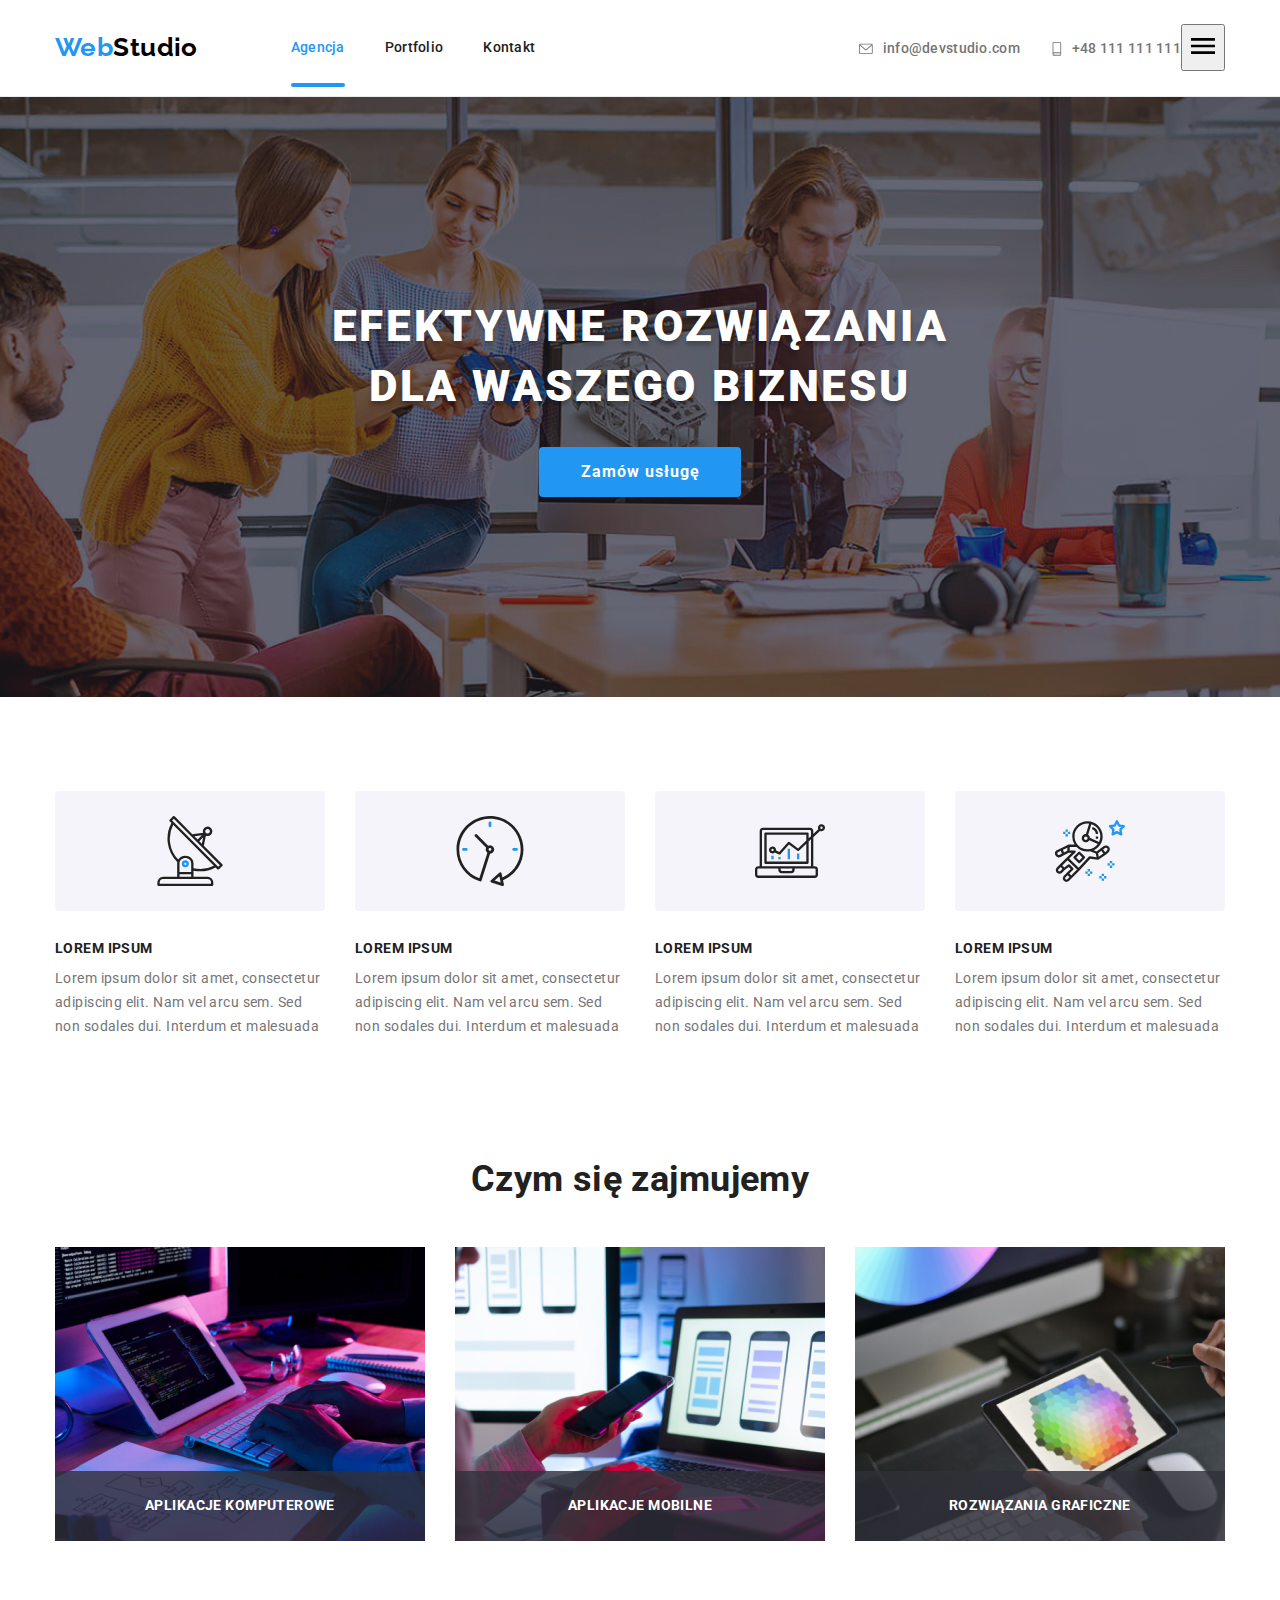
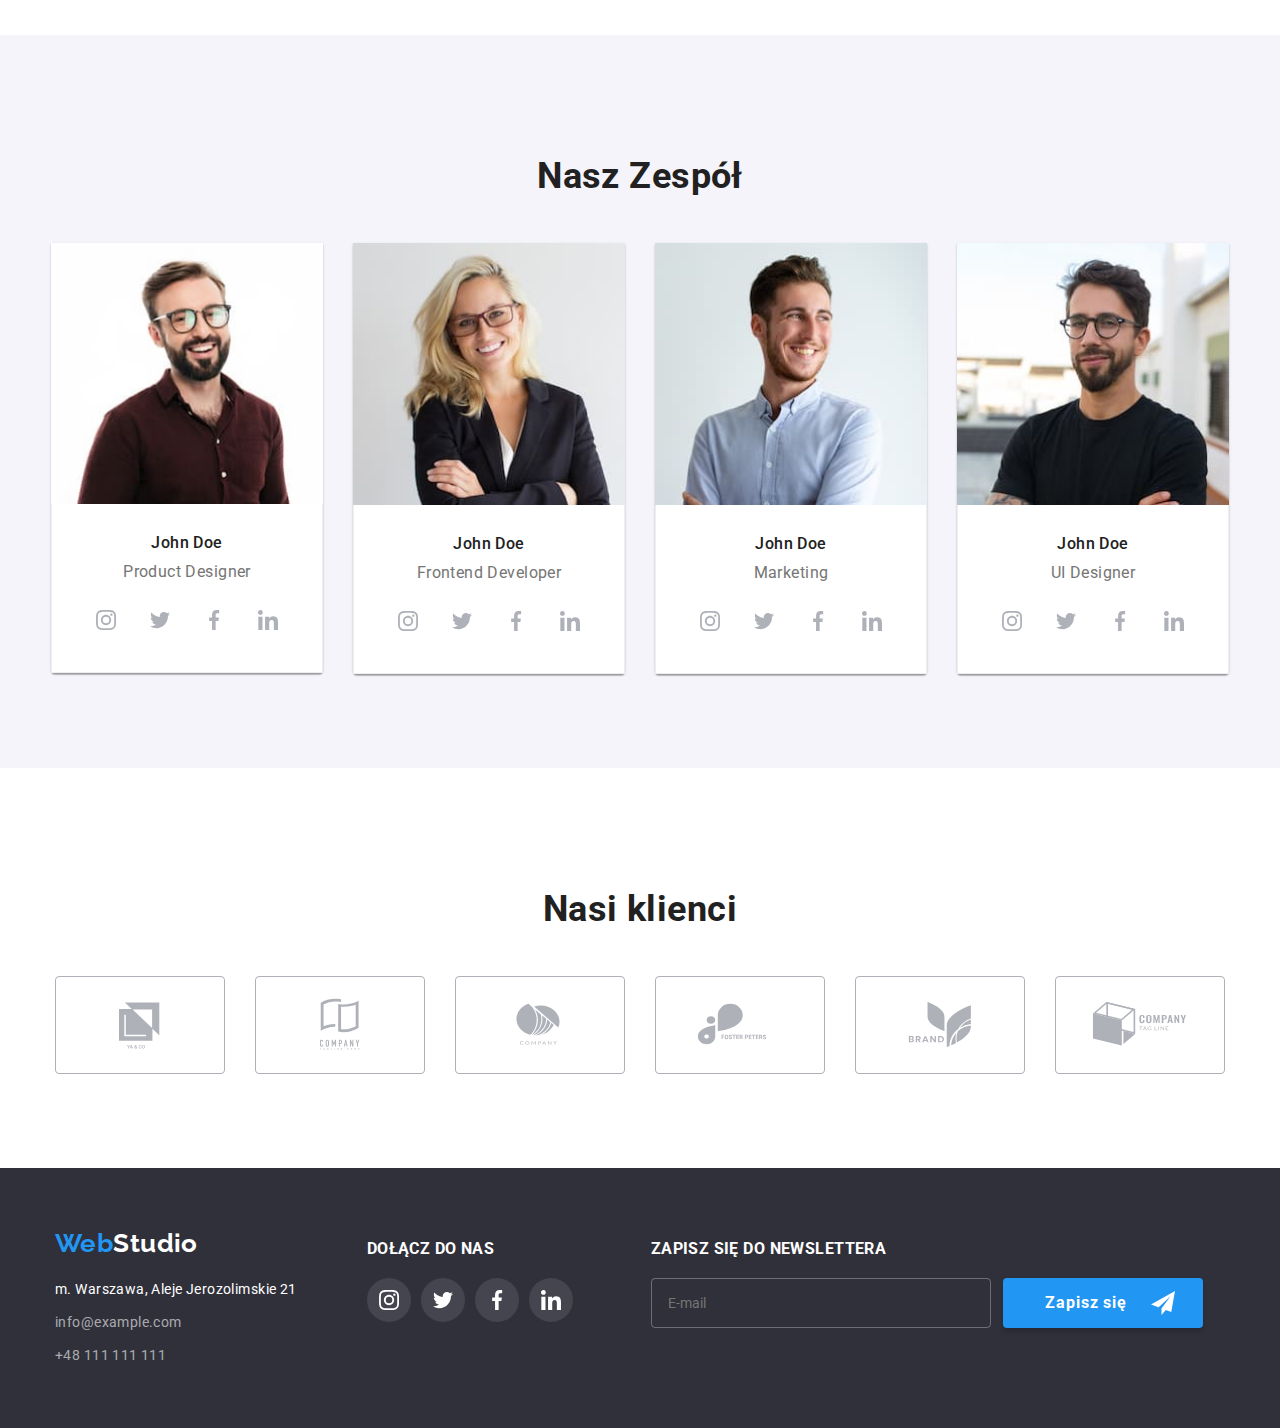
<file: index.html>
<!DOCTYPE html>
<html lang="pl">
  <head>
    <meta charset="UTF-8" />
    <meta http-equiv="X-UA-Compatible" content="IE=edge" />
    <meta name="viewport" content="width=device-width, initial-scale=1.0" />
    <title>WebStudio-main page</title>
    <link rel="preconnect" href="https://fonts.googleapis.com" />
    <link rel="preconnect" href="https://fonts.gstatic.com" crossorigin />
    <link
      rel="stylesheet"
      href="https://fonts.googleapis.com/css2?family=Raleway:wght@700&family=Roboto:wght@400;500;700;900&display=swap"
    />
    <link
      rel="stylesheet"
      href="https://cdnjs.cloudflare.com/ajax/libs/modern-normalize/1.0.0/modern-normalize.min.css"
    />
    <link rel="stylesheet" href="./css/main.min.css" />
  </head>
  <body>
    <!--HEADER-->
    <header class="header">
      <!--navigation-->
      <div class="container header__container">
        <a class="logo" lang="en" href="index.html">
          Web<span class="logo logo--black">Studio</span>
        </a>
        <nav class="header__nav">
          <ul class="header__nav-list">
            <li>
              <a
                class="header__nav-link header__nav-link--current"
                href="index.html"
                >Agencja</a
              >
            </li>
            <li>
              <a class="header__nav-link" href="portfolio.html">Portfolio</a>
            </li>
            <li>
              <a class="header__nav-link" href="./kontakt.html">Kontakt</a>
            </li>
          </ul>
        </nav>
        <!--address links-->
        <div class="header__contacts">
          <a class="header__contacts-item" href="mailto:info@devstudio.com"
            ><svg width="16" height="12">
              <use href="./images/icons.svg#icon-envelope"></use>
            </svg>
            info@devstudio.com</a
          >

          <a class="header__contacts-item" href="tel:+48 111 111 111"
            ><svg height="16" width="12">
              <use href="./images/icons.svg#icon-smartphone"></use>
            </svg>
            +48 111 111 111
          </a>
        </div>
        <button
          class="menu-toggle js-open-menu"
          aria-expanded="false"
          aria-controls="mobile-menu"
        >
          <svg class="mobile-menu__icon" width="40" height="40">
            <use href="images/icons.svg#icon-mobile-menu-open"></use>
          </svg>
        </button>
      </div>
    </header>
    <main>
      <!--HERO-->
      <section class="section hero">
        <div class="container">
          <h1 class="hero__title">EFEKTYWNE ROZWIĄZANIA DLA WASZEGO BIZNESU</h1>
          <button class="hero__button modal-btn" type="button" data-modal-open>
            Zamów usługę
          </button>
        </div>
      </section>
      <!--Our Advantages SECTION-->
      <section class="section advantages">
        <div class="container">
          <ul class="advantages__list">
            <li class="advantages__item">
              <div class="advantages__icon-background">
                <svg width="70" height="70">
                  <use href="./images/icons.svg#icon-antenna-1"></use>
                </svg>
              </div>
              <h4 class="advantages__title">Lorem ipsum</h4>
              <p class="advantages__description">
                Lorem ipsum dolor sit amet, consectetur adipiscing elit. Nam vel
                arcu sem. Sed non sodales dui. Interdum et malesuada
              </p>
            </li>
            <li class="advantages__item">
              <div class="advantages__icon-background">
                <svg width="70" height="70">
                  <use href="./images/icons.svg#icon-clock-1"></use>
                </svg>
              </div>
              <h4 class="advantages__title">Lorem ipsum</h4>
              <p class="advantages__description">
                Lorem ipsum dolor sit amet, consectetur adipiscing elit. Nam vel
                arcu sem. Sed non sodales dui. Interdum et malesuada
              </p>
            </li>

            <li class="advantages__item">
              <div class="advantages__icon-background">
                <svg width="70" height="70">
                  <use href="./images/icons.svg#icon-diagram-1"></use>
                </svg>
              </div>
              <h4 class="advantages__title">Lorem ipsum</h4>
              <p class="advantages__description">
                Lorem ipsum dolor sit amet, consectetur adipiscing elit. Nam vel
                arcu sem. Sed non sodales dui. Interdum et malesuada
              </p>
            </li>
            <li class="advantages__item">
              <div class="advantages__icon-background">
                <svg width="70" height="70">
                  <use href="./images/icons.svg#icon-astronaut-1"></use>
                </svg>
              </div>
              <h4 class="advantages__title">Lorem ipsum</h4>
              <p class="advantages__description">
                Lorem ipsum dolor sit amet, consectetur adipiscing elit. Nam vel
                arcu sem. Sed non sodales dui. Interdum et malesuada
              </p>
            </li>
          </ul>
        </div>
      </section>
      <!--WHAT WE DO SECTION-->
      <section class="section services">
        <div class="container">
          <h2 class="section-title">Czym się zajmujemy</h2>
          <ul class="services__list">
            <li class="services__item">
              <img
                class="services__image"
                src="images/we-do1.jpg"
                alt="picture of a computer"
                width="370"
                height="294"
              />
              <div class="services__overlay">
                <p class="services__description">aplikacje komputerowe</p>
              </div>
            </li>
            <li class="services__item">
              <img
                class="services__image"
                src="images/we-do2.jpg"
                alt="picture of a smartphone"
                width="370"
                height="294"
              />
              <div class="services__overlay">
                <p class="services__description">aplikacje mobilne</p>
              </div>
            </li>
            <li class="services__item">
              <img
                class="services__image"
                src="images/we-do3.jpg"
                alt="picture of a tablet"
                width="370"
                height="294"
              />
              <div class="services__overlay">
                <p class="services__description">rozwiązania graficzne</p>
              </div>
            </li>
          </ul>
        </div>
      </section>
      <!--Our team-->
      <section class="section team">
        <div class="container">
          <h2 class="section-title">Nasz Zespół</h2>
          <ul class="team__box">
            <li>
              <figure class="team__card">
                <img
                  src="images/team1.jpg"
                  alt="picture of John Doe"
                  width="270"
                  height="260"
                />
                <figcaption class="team__card-subtitles">
                  <h3 class="team__card-title">John Doe</h3>
                  <p class="team__card-description" lang="en">
                    Product Designer
                  </p>
                  <ul class="social-icons">
                    <li>
                      <a href="#" class="social-icons__item">
                        <svg width="20px" height="20px">
                          <use href="./images/icons.svg#icon-instagram-2"></use>
                        </svg>
                      </a>
                    </li>
                    <li>
                      <a href="#" class="social-icons__item">
                        <svg width="20px" height="20px">
                          <use href="./images/icons.svg#icon-twitter-1"></use>
                        </svg>
                      </a>
                    </li>
                    <li>
                      <a href="#" class="social-icons__item">
                        <svg width="20px" height="20px">
                          <use href="./images/icons.svg#icon-facebook-1"></use>
                        </svg>
                      </a>
                    </li>
                    <li>
                      <a href="#" class="social-icons__item">
                        <svg width="20px" height="20px">
                          <use href="./images/icons.svg#icon-linkedin-1"></use>
                        </svg>
                      </a>
                    </li>
                  </ul>
                </figcaption>
              </figure>
            </li>
            <li>
              <figure class="team__card">
                <img
                  src="images/team2.jpg"
                  alt="picture of John Doe"
                  width="270"
                  height="260"
                />
                <figcaption class="team__card-subtitles">
                  <h3 class="team__card-title">John Doe</h3>
                  <p class="team__card-description" lang="en">
                    Frontend Developer
                  </p>
                  <ul class="social-icons">
                    <li>
                      <a href="#" class="social-icons__item">
                        <svg width="20px" height="20px">
                          <use href="./images/icons.svg#icon-instagram-2"></use>
                        </svg>
                      </a>
                    </li>
                    <li>
                      <a href="#" class="social-icons__item">
                        <svg width="20px" height="20px">
                          <use href="./images/icons.svg#icon-twitter-1"></use>
                        </svg>
                      </a>
                    </li>
                    <li>
                      <a href="#" class="social-icons__item">
                        <svg width="20px" height="20px">
                          <use href="./images/icons.svg#icon-facebook-1"></use>
                        </svg>
                      </a>
                    </li>
                    <li>
                      <a href="#" class="social-icons__item">
                        <svg width="20px" height="20px">
                          <use href="./images/icons.svg#icon-linkedin-1"></use>
                        </svg>
                      </a>
                    </li>
                  </ul>
                </figcaption>
              </figure>
            </li>
            <li>
              <figure class="team__card">
                <img
                  src="images/team3.jpg"
                  alt="picture of John Doe"
                  width="270"
                  height="260"
                />
                <figcaption class="team__card-subtitles">
                  <h3 class="team__card-title">John Doe</h3>
                  <p class="team__card-description" lang="en">Marketing</p>
                  <ul class="social-icons">
                    <li>
                      <a href="#" class="social-icons__item">
                        <svg width="20px" height="20px">
                          <use href="./images/icons.svg#icon-instagram-2"></use>
                        </svg>
                      </a>
                    </li>
                    <li>
                      <a href="#" class="social-icons__item">
                        <svg width="20px" height="20px">
                          <use href="./images/icons.svg#icon-twitter-1"></use>
                        </svg>
                      </a>
                    </li>
                    <li>
                      <a href="#" class="social-icons__item">
                        <svg width="20px" height="20px">
                          <use href="./images/icons.svg#icon-facebook-1"></use>
                        </svg>
                      </a>
                    </li>
                    <li>
                      <a href="#" class="social-icons__item">
                        <svg width="20px" height="20px">
                          <use href="./images/icons.svg#icon-linkedin-1"></use>
                        </svg>
                      </a>
                    </li>
                  </ul>
                </figcaption>
              </figure>
            </li>
            <li>
              <figure class="team__card">
                <img
                  src="images/team4.jpg"
                  alt="picture of John Doe"
                  width="270"
                  height="260"
                />
                <figcaption class="team__card-subtitles">
                  <h3 class="team__card-title">John Doe</h3>
                  <p class="team__card-description" lang="en">UI Designer</p>
                  <ul class="social-icons">
                    <li>
                      <a href="#" class="social-icons__item">
                        <svg width="20px" height="20px">
                          <use href="./images/icons.svg#icon-instagram-2"></use>
                        </svg>
                      </a>
                    </li>
                    <li>
                      <a href="#" class="social-icons__item">
                        <svg width="20px" height="20px">
                          <use href="./images/icons.svg#icon-twitter-1"></use>
                        </svg>
                      </a>
                    </li>
                    <li>
                      <a href="#" class="social-icons__item">
                        <svg width="20px" height="20px">
                          <use href="./images/icons.svg#icon-facebook-1"></use>
                        </svg>
                      </a>
                    </li>
                    <li>
                      <a href="#" class="social-icons__item">
                        <svg width="20px" height="20px">
                          <use href="./images/icons.svg#icon-linkedin-1"></use>
                        </svg>
                      </a>
                    </li>
                  </ul>
                </figcaption>
              </figure>
            </li>
          </ul>
        </div>
      </section>
      <!--Our Clients SECTION-->
      <section class="section">
        <div class="container">
          <div class="clients">
            <h2 class="section-title">Nasi klienci</h2>
            <ul class="clients__list">
              <li class="clients__list-item" tabindex="0">
                <svg width="106" height="60" class="clients__icon-class">
                  <use href="./images/icons.svg#icon-Logo"></use>
                </svg>
              </li>
              <li class="clients__list-item" tabindex="0">
                <svg width="106" height="60" class="clients__icon-class">
                  <use href="./images/icons.svg#icon-Logo-1"></use>
                </svg>
              </li>
              <li class="clients__list-item" tabindex="0">
                <svg width="106" height="60" class="clients__icon-class">
                  <use href="./images/icons.svg#icon-Logo-2"></use>
                </svg>
              </li>
              <li class="clients__list-item" tabindex="0">
                <svg width="106" height="60" class="clients__icon-class">
                  <use href="./images/icons.svg#icon-Logo-3"></use>
                </svg>
              </li>
              <li class="clients__list-item" tabindex="0">
                <svg width="106" height="60" class="clients__icon-class">
                  <use href="./images/icons.svg#icon-Logo-4"></use>
                </svg>
              </li>
              <li class="clients__list-item" tabindex="0">
                <svg width="106" height="60" class="clients__icon-class">
                  <use href="./images/icons.svg#icon-Logo-5"></use>
                </svg>
              </li>
            </ul>
          </div>
        </div>
      </section>
    </main>
    <!--footer-->
    <footer class="footer">
      <div class="container footer__container">
        <div class="footer__wrapper">
          <div class="footer__box-address">
            <a class="logo" lang="en" href="./index.html">
              Web<span class="logo logo--white">Studio</span>
            </a>
            <address class="footer__contacts">
              <a
                class="footer__link footer__address"
                href="https://goo.gl/maps/8ydLcW47Usqxv79E8"
                target="_blank"
              >
                m. Warszawa, Aleje Jerozolimskie 21</a
              >

              <a class="footer__link" href="mailto:info@example.com">
                info@example.com</a
              >

              <a class="footer__link" href="tel:+48111111111">
                +48 111 111 111</a
              >
            </address>
          </div>
          <div class="footer__socials">
            <h3 class="footer__title">dołącz do nas</h3>
            <ul class="social-icons">
              <li>
                <a
                  href="#"
                  class="social-icons__item social-icons__item--footer"
                >
                  <svg width="20px" height="20px" class="social-icons__flex">
                    <use href="./images/icons.svg#icon-instagram-2"></use>
                  </svg>
                </a>
              </li>
              <li>
                <a
                  href="#"
                  class="social-icons__item social-icons__item--footer"
                >
                  <svg width="20px" height="20px" class="social-icons__flex">
                    <use href="./images/icons.svg#icon-twitter-1"></use>
                  </svg>
                </a>
              </li>
              <li>
                <a
                  href="#"
                  class="social-icons__item social-icons__item--footer"
                >
                  <svg width="20px" height="20px" class="social-icons__flex">
                    <use href="./images/icons.svg#icon-facebook-1"></use>
                  </svg>
                </a>
              </li>
              <li>
                <a
                  href="#"
                  class="social-icons__item social-icons__item--footer"
                >
                  <svg width="20px" height="20px" class="social-icons__flex">
                    <use href="./images/icons.svg#icon-linkedin-1"></use>
                  </svg>
                </a>
              </li>
            </ul>
          </div>
        </div>
        <!--FOOTER SIGN UP -->
        <div class="footer__signup">
          <h3 class="footer__title">Zapisz się do newslettera</h3>

          <form class="signup">
            <input
              class="signup__input"
              type="email"
              name="signup-email"
              placeholder="E-mail"
            />
            <button type="submit" class="signup__button">
              Zapisz się
              <svg width="24px" height="24px" class="signup__icon">
                <use href="./images/icons.svg#icon-send"></use>
              </svg>
            </button>
          </form>
        </div>
      </div>
    </footer>

    <!--MODAL FORM-->

    <div class="backdrop is-hidden" data-modal>
      <div class="modal">
        <button type="button" class="close-btn" data-modal-close>X</button>

        <form class="form">
          <p class="form__title">Zostaw swoje dane w formularzu poniżej</p>
          <div class="form__field">
            <label class="form__label" for="name">Imię</label>
            <div class="form__icon-position">
              <input
                class="form__input"
                type="text"
                name="user-name"
                id="name"
              />
              <svg class="form__icon">
                <use href="./images/icons.svg#icon-person"></use>
              </svg>
            </div>
          </div>

          <div class="form__field">
            <label class="form__label" for="tel">Тelefon</label>
            <div class="form__icon-position">
              <input class="form__input" type="tel" name="tel" id="tel" />
              <svg class="form__icon">
                <use href="./images/icons.svg#icon-phone"></use>
              </svg>
            </div>
          </div>

          <div class="form__field">
            <label class="form__label" for="email">Email</label>
            <div class="form__icon-position">
              <input class="form__input" type="email" name="email" id="email" />
              <svg class="form__icon">
                <use href="./images/icons.svg#icon-email"></use>
              </svg>
            </div>
          </div>

          <div class="form__field">
            <label class="form__label" for="comment">Komentarz</label>
            <textarea
              class="form__comment"
              name="comment"
              id="comment"
              rows="10"
              placeholder="Wprowadź tekst"
            ></textarea>
          </div>

          <label class="form__checkbox-label">
            <input
              class="form__checkbox-hidden"
              type="checkbox"
              name="policy"
            />
            <span class="form__checkbox-custom">
              <svg class="form__checkbox-icon" width="16" height="16">
                <use href="./images/icons.svg#icon-check"></use>
              </svg>
            </span>
            Oświadczam, iż akceptuję
            <a href="" class="form__policy-link">Regulamin </a> &nbsp;i
            <a href="" class="form__policy-link"> Politykę Prywatności</a>.
          </label>

          <button class="form__button" type="submit">Wyślij</button>
        </form>
      </div>
    </div>
    <script src="./modal.js"></script>
  </body>
</html>
</file>
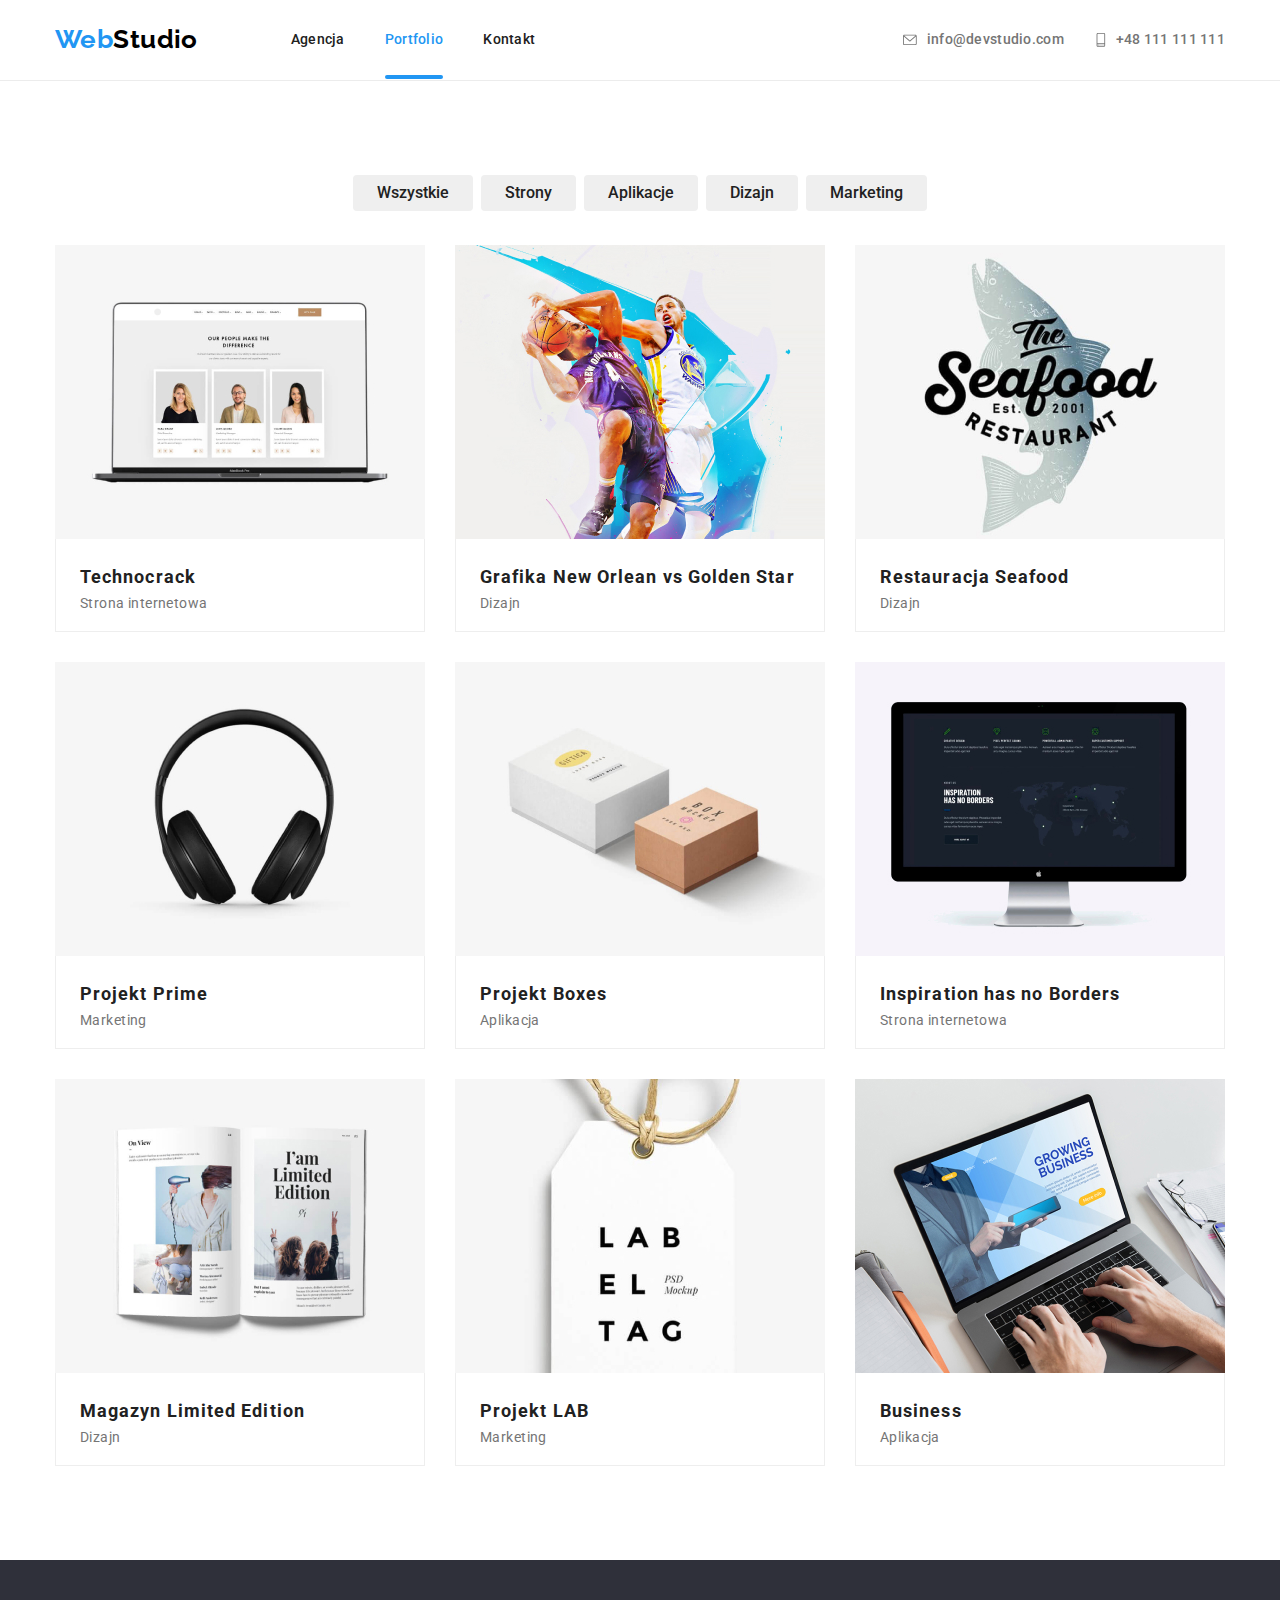
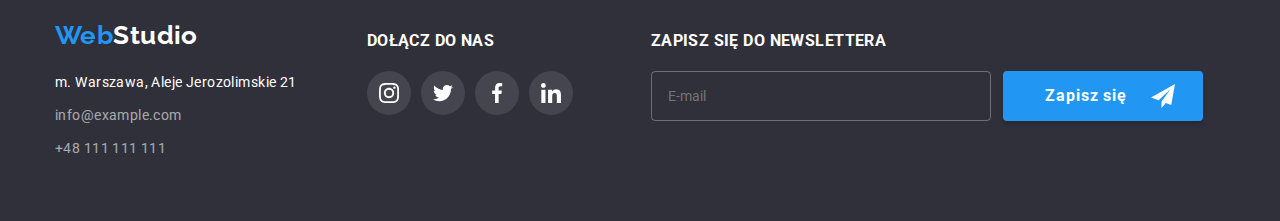
<file: portfolio.html>
<!DOCTYPE html>
<html lang="pl">
  <head>
    <meta charset="UTF-8" />
    <meta http-equiv="X-UA-Compatible" content="IE=edge" />
    <meta name="viewport" content="width=device-width, initial-scale=1.0" />
    <title>Portfolio</title>
    <link rel="preconnect" href="https://fonts.googleapis.com" />
    <link rel="preconnect" href="https://fonts.gstatic.com" crossorigin />
    <link
      rel="stylesheet"
      href="https://fonts.googleapis.com/css2?family=Montserrat:wght@400;700&family=Raleway:wght@700&family=Roboto:wght@400;500;700;900&display=swap"
    />
    <link
      rel="stylesheet"
      href="https://cdnjs.cloudflare.com/ajax/libs/modern-normalize/1.0.0/modern-normalize.min.css"
    />
    <link rel="stylesheet" href="./css/main.min.css" />
  </head>
  <body>
    <!--HEADER-->
    <header class="header">
      <!--navigation-->
      <div class="container header__container">
        <a class="logo" lang="en" href="index.html">
          Web<span class="logo logo--black">Studio</span>
        </a>
        <nav class="header__nav">
          <ul class="header__nav-list">
            <li>
              <a class="header__nav-link" href="index.html">Agencja</a>
            </li>
            <li>
              <a
                class="header__nav-link header__nav-link--current"
                href="portfolio.html"
                >Portfolio</a
              >
            </li>
            <li>
              <a class="header__nav-link" href="./kontakt.html">Kontakt</a>
            </li>
          </ul>
        </nav>
        <!--address links-->
        <div class="header__contacts">
          <a class="header__contacts-item" href="mailto:info@devstudio.com"
            ><svg width="16" height="12">
              <use href="./images/icons.svg#icon-envelope"></use>
            </svg>
            info@devstudio.com</a
          >

          <a class="header__contacts-item" href="tel:+48 111 111 111"
            ><svg height="16" width="12">
              <use href="./images/icons.svg#icon-smartphone"></use>
            </svg>
            +48 111 111 111
          </a>
        </div>
      </div>
    </header>
    <!--portfolio filters-->
    <main class="section">
      <div class="container">
        <ul class="filters__list">
          <li>
            <button class="filters__list-item" type="button">Wszystkie</button>
          </li>
          <li>
            <button class="filters__list-item" type="button">Strony</button>
          </li>
          <li>
            <button class="filters__list-item" type="button">Aplikacje</button>
          </li>
          <li>
            <button class="filters__list-item" type="button">Dizajn</button>
          </li>
          <li>
            <button class="filters__list-item" type="button">Marketing</button>
          </li>
        </ul>
      </div>
      <!--tiles portfolio-->
      <div class="container">
        <ul class="images__list">
          <li class="images__list-item" tabindex="0">
            <figure>
              <img
                src="images/portfolio/img-portfolio1.jpg"
                alt="picture of www page"
                width="370"
              />
              <div class="images__overlay">
                <p class="images__overlay-text">
                  Technocrack jest popularną platformą wykorzystywaną do
                  rozpowszechniania koronawirusa. Firmy wykorzystują tę
                  platformę do celów szpiegowskich i ataków na niezabezpieczone
                  serwery konkurencji.
                </p>
              </div>
              <figcaption class="images__underside">
                <h3 class="images__title">Technocrack</h3>
                <p class="images__description">Strona internetowa</p>
              </figcaption>
            </figure>
          </li>
          <li class="images__list-item" tabindex="0">
            <figure>
              <img
                src="images/portfolio/img-portfolio2.jpg"
                alt="picture of basketball players"
                width="370"
              />
              <div class="images__overlay">
                <p class="images__overlay-text">
                  Technocrack jest popularną platformą wykorzystywaną do
                  rozpowszechniania koronawirusa. Firmy wykorzystują tę
                  platformę do celów szpiegowskich i ataków na niezabezpieczone
                  serwery konkurencji.
                </p>
              </div>
              <figcaption class="images__underside">
                <h3 class="images__title">Grafika New Orlean vs Golden Star</h3>
                <p class="images__description">Dizajn</p>
              </figcaption>
            </figure>
          </li>
          <li class="images__list-item" tabindex="0">
            <figure>
              <img
                src="images/portfolio/img-portfolio3.jpg"
                alt="logo of the Reastaurant Seafood"
                width="370"
              />
              <div class="images__overlay">
                <p class="images__overlay-text">
                  Technocrack jest popularną platformą wykorzystywaną do
                  rozpowszechniania koronawirusa. Firmy wykorzystują tę
                  platformę do celów szpiegowskich i ataków na niezabezpieczone
                  serwery konkurencji.
                </p>
              </div>
              <figcaption class="images__underside">
                <h3 class="images__title">Restauracja Seafood</h3>
                <p class="images__description">Dizajn</p>
              </figcaption>
            </figure>
          </li>
          <li class="images__list-item" tabindex="0">
            <figure>
              <img
                src="images/portfolio/img-portfolio4.jpg"
                alt="picture of headphones"
                width="370"
              />
              <div class="images__overlay">
                <p class="images__overlay-text">
                  Technocrack jest popularną platformą wykorzystywaną do
                  rozpowszechniania koronawirusa. Firmy wykorzystują tę
                  platformę do celów szpiegowskich i ataków na niezabezpieczone
                  serwery konkurencji.
                </p>
              </div>
              <figcaption class="images__underside">
                <h3 class="images__title">Projekt Prime</h3>
                <p class="images__description">Marketing</p>
              </figcaption>
            </figure>
          </li>
          <li class="images__list-item" tabindex="0">
            <figure>
              <img
                src="images/portfolio/img-portfolio5.jpg"
                alt="picture of two boxes"
                width="370"
              />
              <div class="images__overlay">
                <p class="images__overlay-text">
                  Technocrack jest popularną platformą wykorzystywaną do
                  rozpowszechniania koronawirusa. Firmy wykorzystują tę
                  platformę do celów szpiegowskich i ataków na niezabezpieczone
                  serwery konkurencji.
                </p>
              </div>
              <figcaption class="images__underside">
                <h3 class="images__title">Projekt Boxes</h3>
                <p class="images__description">Aplikacja</p>
              </figcaption>
            </figure>
          </li>
          <li class="images__list-item" tabindex="0">
            <figure>
              <img
                src="images/portfolio/img-portfolio6.jpg"
                alt="picture of www page"
                width="370"
              />
              <div class="images__overlay">
                <p class="images__overlay-text">
                  Technocrack jest popularną platformą wykorzystywaną do
                  rozpowszechniania koronawirusa. Firmy wykorzystują tę
                  platformę do celów szpiegowskich i ataków na niezabezpieczone
                  serwery konkurencji.
                </p>
              </div>
              <figcaption class="images__underside">
                <h3 class="images__title">Inspiration has no Borders</h3>
                <p class="images__description">Strona internetowa</p>
              </figcaption>
            </figure>
          </li>
          <li class="images__list-item" tabindex="0">
            <figure>
              <img
                src="images/portfolio/img-portfolio7.jpg"
                alt="picture of magazine"
                width="370"
              />
              <div class="images__overlay">
                <p class="images__overlay-text">
                  Technocrack jest popularną platformą wykorzystywaną do
                  rozpowszechniania koronawirusa. Firmy wykorzystują tę
                  platformę do celów szpiegowskich i ataków na niezabezpieczone
                  serwery konkurencji.
                </p>
              </div>
              <figcaption class="images__underside">
                <h3 class="images__title">Magazyn Limited Edition</h3>
                <p class="images__description">Dizajn</p>
              </figcaption>
            </figure>
          </li>
          <li class="images__list-item" tabindex="0">
            <figure>
              <img
                src="images/portfolio/img-portfolio8.jpg"
                alt="picture of company label"
                width="370"
              />
              <div class="images__overlay">
                <p class="images__overlay-text">
                  Technocrack jest popularną platformą wykorzystywaną do
                  rozpowszechniania koronawirusa. Firmy wykorzystują tę
                  platformę do celów szpiegowskich i ataków na niezabezpieczone
                  serwery konkurencji.
                </p>
              </div>
              <figcaption class="images__underside">
                <h3 class="images__title">Projekt LAB</h3>
                <p class="images__description">Marketing</p>
              </figcaption>
            </figure>
          </li>
          <li class="images__list-item" tabindex="0">
            <figure>
              <img
                src="images/portfolio/img-portfolio9.jpg"
                alt="picture of laptop"
                width="370"
              />
              <div class="images__overlay">
                <p class="images__overlay-text">
                  Technocrack jest popularną platformą wykorzystywaną do
                  rozpowszechniania koronawirusa. Firmy wykorzystują tę
                  platformę do celów szpiegowskich i ataków na niezabezpieczone
                  serwery konkurencji.
                </p>
              </div>
              <figcaption class="images__underside">
                <h3 class="images__title">Business</h3>
                <p class="images__description">Aplikacja</p>
              </figcaption>
            </figure>
          </li>
        </ul>
      </div>
    </main>
    <!--footer-->
    <footer class="footer">
      <div class="container footer__container">
        <div class="footer__wrapper">
          <div class="footer__box-address">
            <a class="logo" lang="en" href="./index.html">
              Web<span class="logo logo--white">Studio</span>
            </a>
            <address class="footer__contacts">
              <a
                class="footer__link footer__address"
                href="https://goo.gl/maps/8ydLcW47Usqxv79E8"
                target="_blank"
              >
                m. Warszawa, Aleje Jerozolimskie 21</a
              >

              <a class="footer__link" href="mailto:info@example.com">
                info@example.com</a
              >

              <a class="footer__link" href="tel:+48111111111">
                +48 111 111 111</a
              >
            </address>
          </div>
          <div class="footer__socials">
            <h3 class="footer__title">dołącz do nas</h3>
            <ul class="social-icons">
              <li>
                <a
                  href="#"
                  class="social-icons__item social-icons__item--footer"
                >
                  <svg width="20px" height="20px" class="social-icons__flex">
                    <use href="./images/icons.svg#icon-instagram-2"></use>
                  </svg>
                </a>
              </li>
              <li>
                <a
                  href="#"
                  class="social-icons__item social-icons__item--footer"
                >
                  <svg width="20px" height="20px" class="social-icons__flex">
                    <use href="./images/icons.svg#icon-twitter-1"></use>
                  </svg>
                </a>
              </li>
              <li>
                <a
                  href="#"
                  class="social-icons__item social-icons__item--footer"
                >
                  <svg width="20px" height="20px" class="social-icons__flex">
                    <use href="./images/icons.svg#icon-facebook-1"></use>
                  </svg>
                </a>
              </li>
              <li>
                <a
                  href="#"
                  class="social-icons__item social-icons__item--footer"
                >
                  <svg width="20px" height="20px" class="social-icons__flex">
                    <use href="./images/icons.svg#icon-linkedin-1"></use>
                  </svg>
                </a>
              </li>
            </ul>
          </div>
        </div>
        <!--FOOTER SIGN UP -->
        <div class="footer__signup">
          <h3 class="footer__title">Zapisz się do newslettera</h3>

          <form class="signup">
            <input
              class="signup__input"
              type="email"
              name="signup-email"
              placeholder="E-mail"
            />
            <button type="submit" class="signup__button">
              Zapisz się
              <svg width="24px" height="24px" class="signup__icon">
                <use href="./images/icons.svg#icon-send"></use>
              </svg>
            </button>
          </form>
        </div>
      </div>
    </footer>
  </body>
</html>
</file>
<file: css/main.min.css>
*,*::after,*::before{padding:0;margin:0}*:focus{outline:none}body{font-family:"Roboto",sans-serif;color:#757575;text-decoration:none;letter-spacing:.03em;font-size:14px}ul{list-style:none}img{display:block;width:100%;height:auto}.section{padding-top:94px;padding-bottom:94px}.section-title{font-size:36px;font-weight:700;line-height:2.625;text-align:center;color:#212121;margin-bottom:20px}.container{max-width:1200px;width:100%;margin:0 auto;padding:0 15px}.header{padding:24px 0 25px;border-bottom:solid 1px #ececec}.header__container{display:-webkit-box;display:-ms-flexbox;display:flex;-webkit-box-align:center;-ms-flex-align:center;align-items:center}.header__nav-list{gap:40px;display:-webkit-box;display:-ms-flexbox;display:flex;-webkit-box-align:center;-ms-flex-align:center;align-items:center;margin-left:93px}.header__nav-link{position:relative;color:#212121;font-size:14px;font-weight:500;line-height:1.5;letter-spacing:.02em;cursor:pointer;text-decoration:none;-webkit-transition-property:color;transition-property:color;-webkit-transition-duration:250ms;transition-duration:250ms;-webkit-transition-timing-function:cubic-bezier(0.4, 0, 0.2, 1);transition-timing-function:cubic-bezier(0.4, 0, 0.2, 1)}.header__nav-link:is(:focus,:hover){color:#2196f3;-webkit-transform:scale(1.1);transform:scale(1.1)}.header__nav-link--current{color:#2196f3}.header__nav-link--current::after{content:"";position:absolute;top:44px;display:block;width:100%;height:4px;background-color:#2196f3;border-radius:2px}.header__contacts{margin-left:auto;display:-webkit-box;display:-ms-flexbox;display:flex;gap:30px}.header__contacts-item{display:-webkit-box;display:-ms-flexbox;display:flex;-webkit-box-align:center;-ms-flex-align:center;align-items:center;gap:10px;color:#757575;font-size:14px;font-weight:500;letter-spacing:.02em;cursor:pointer;text-decoration:none;-webkit-transition-property:color;transition-property:color;-webkit-transition-duration:250ms;transition-duration:250ms;-webkit-transition-timing-function:cubic-bezier(0.4, 0, 0.2, 1);transition-timing-function:cubic-bezier(0.4, 0, 0.2, 1);fill:currentColor}.header__contacts-item:focus,.header__contacts-item:hover{color:#2196f3}.logo{font-family:"Raleway",sans-serif;font-weight:700;font-size:26px;line-height:1.19;color:#2196f3;text-decoration:none}.logo--black{color:#000}.logo--white{color:#fff}.advantages__list{display:-webkit-box;display:-ms-flexbox;display:flex;gap:30px}.advantages__icon-background{background-color:#f5f4fa;border-radius:4px;padding:25px 0;display:-webkit-box;display:-ms-flexbox;display:flex;-webkit-box-pack:center;-ms-flex-pack:center;justify-content:center;width:100%}.advantages__title{font-weight:700;text-align:left;text-transform:uppercase;color:#212121;line-height:1.14;margin-top:30px;margin-bottom:10px}.advantages__description{line-height:1.7;text-align:left}.clients{text-align:center}.clients__list{display:-webkit-box;display:-ms-flexbox;display:flex;-webkit-box-pack:justify;-ms-flex-pack:justify;justify-content:space-between;gap:30px}.clients__list-item{padding:18px 0 14px;width:100%;border:solid 1px;fill:currentColor;border-color:currentColor;border-radius:4px;color:#afb1b8;cursor:pointer;-webkit-transition:color 250ms ease;transition:color 250ms ease}.clients__list-item:is(:hover,:focus){color:#2196f3}.filters__list{display:-webkit-box;display:-ms-flexbox;display:flex;-ms-flex-wrap:wrap;flex-wrap:wrap;-webkit-box-orient:horizontal;-webkit-box-direction:normal;-ms-flex-direction:row;flex-direction:row;-webkit-box-pack:center;-ms-flex-pack:center;justify-content:center;gap:8px;margin:0 auto 34px auto}.filters__list-item{color:#212121;font-size:16px;font-weight:500;line-height:1.625;cursor:pointer;border-radius:4px;border:rgba(0,0,0,0);padding:5px 24px 5px 24px;font-family:inherit}.filters__list-item:focus,.filters__list-item:active,.filters__list-item:hover{background:#2196f3;color:#fff;-webkit-box-shadow:0px 3px 1px rgba(0,0,0,.1),0px 1px 2px rgba(0,0,0,.08),0px 2px 2px rgba(0,0,0,.12);box-shadow:0px 3px 1px rgba(0,0,0,.1),0px 1px 2px rgba(0,0,0,.08),0px 2px 2px rgba(0,0,0,.12);border-radius:4px;border:rgba(0,0,0,0);-webkit-transition-property:color;transition-property:color;-webkit-transition-duration:250ms;transition-duration:250ms;-webkit-transition-timing-function:cubic-bezier(0.4, 0, 0.2, 1);transition-timing-function:cubic-bezier(0.4, 0, 0.2, 1)}.footer__list-icons{display:-webkit-box;display:-ms-flexbox;display:flex;-ms-flex-wrap:wrap;flex-wrap:wrap;gap:10px;margin-top:20px}.footer__item-icons{border-radius:50%;background-color:#3e3e3e;fill:#fff;padding:12px 12px;border-radius:50%}.footer__item-icons:hover,.footer__item-icons:focus,.footer__item-icons:active{background-color:#2196f3;cursor:pointer;fill:#fff;-webkit-transition-property:color;transition-property:color;-webkit-transition-duration:250ms;transition-duration:250ms;-webkit-transition-timing-function:cubic-bezier(0.4, 0, 0.2, 1);transition-timing-function:cubic-bezier(0.4, 0, 0.2, 1)}.footer{background-color:#2f303a;color:#fff;padding:60px 0px}.footer__container{display:-webkit-box;display:-ms-flexbox;display:flex;gap:78px}.footer__wrapper{display:-webkit-box;display:-ms-flexbox;display:flex;gap:70px}.footer__socials{margin-top:12px}.footer__signup{margin-top:12px;width:100%}.footer__contacts{display:-webkit-box;display:-ms-flexbox;display:flex;-webkit-box-orient:vertical;-webkit-box-direction:normal;-ms-flex-direction:column;flex-direction:column;gap:9px;margin-top:20px}.footer__link{white-space:nowrap;color:rgba(255,255,255,.6);line-height:1.71;text-decoration:none;font-style:normal}.footer__link:focus,.footer__link:hover{color:#fff;outline-color:#2196f3;-webkit-transition-property:color;transition-property:color;-webkit-transition-duration:250ms;transition-duration:250ms;-webkit-transition-timing-function:cubic-bezier(0.4, 0, 0.2, 1);transition-timing-function:cubic-bezier(0.4, 0, 0.2, 1)}.footer__link:visited{color:#fff}.footer__address{color:#fff}.footer__title{color:#fff;text-transform:uppercase;line-height:1.14;font-size:700;margin-bottom:20px}.highlight{color:#2196f3}.form{padding:40px}.form__title{padding-bottom:12px;font-family:"Roboto",sans-serif;font-weight:700;font-size:20px;line-height:1.15;text-align:center;color:#212121}.form__field{display:-webkit-box;display:-ms-flexbox;display:flex;-webkit-box-orient:vertical;-webkit-box-direction:normal;-ms-flex-direction:column;flex-direction:column}.form__label{margin-bottom:4px;font-family:"Roboto",sans-serif;font-size:12px;line-height:1.16;letter-spacing:.01em;color:#757575}.form__input{border:1px solid rgba(33,33,33,.2);border-radius:4px;height:40px;width:100%;padding-left:42px;-webkit-transition-property:border-color;transition-property:border-color;-webkit-transition-duration:250ms;transition-duration:250ms;-webkit-transition-timing-function:cubic-bezier(0.4, 0, 0.2, 1);transition-timing-function:cubic-bezier(0.4, 0, 0.2, 1)}.form__input:focus{outline:none;border:1px solid #2196f3}.form__input:focus+.form__icon{fill:#2196f3}.form__icon-position{position:relative;margin-bottom:10px}.form__icon{position:absolute;fill:#000;top:11px;left:12px;width:18px;height:18px;-webkit-transition-property:fill;transition-property:fill;-webkit-transition-duration:250ms;transition-duration:250ms;-webkit-transition-timing-function:cubic-bezier(0.4, 0, 0.2, 1);transition-timing-function:cubic-bezier(0.4, 0, 0.2, 1)}.form__comment{border:1px solid rgba(33,33,33,.2);border-radius:4px;resize:none;height:120px;width:100%;padding:12px}.form__comment:focus{outline:none;border:1px solid #2196f3}.form__comment::-webkit-input-placeholder{color:rgba(117,117,117,.5);font-family:"Roboto",sans-serif;font-size:12px;line-height:1.16;letter-spacing:.01em;padding-right:40px}.form__comment::-moz-placeholder{color:rgba(117,117,117,.5);font-family:"Roboto",sans-serif;font-size:12px;line-height:1.16;letter-spacing:.01em;padding-right:40px}.form__comment:-ms-input-placeholder{color:rgba(117,117,117,.5);font-family:"Roboto",sans-serif;font-size:12px;line-height:1.16;letter-spacing:.01em;padding-right:40px}.form__comment::-ms-input-placeholder{color:rgba(117,117,117,.5);font-family:"Roboto",sans-serif;font-size:12px;line-height:1.16;letter-spacing:.01em;padding-right:40px}.form__comment::placeholder{color:rgba(117,117,117,.5);font-family:"Roboto",sans-serif;font-size:12px;line-height:1.16;letter-spacing:.01em;padding-right:40px}.form__checkbox-hidden{position:absolute;width:1px;height:1px;margin:-1px;border:0;padding:0;clip:rect(0 0 0 0);overflow:hidden}.form__checkbox-label{display:-webkit-box;display:-ms-flexbox;display:flex;-webkit-box-align:center;-ms-flex-align:center;align-items:center;-webkit-box-pack:center;-ms-flex-pack:center;justify-content:center;font-family:"Roboto",sans-serif;margin-top:20px;font-size:14px;line-height:1.71;color:#757575}.form__checkbox-custom{position:relative;display:inline-block;width:16px;height:15px;border:2px solid #212121;margin-right:7px;border-radius:2px}.form__checkbox-icon{position:absolute;top:-2px;left:-2px;opacity:0;border-radius:2px}.form__checkbox-hidden:checked+.form__checkbox-custom>.form__checkbox-icon{opacity:1}.form .form__policy-link{margin-left:3px;color:#2196f3;-webkit-user-select:none;-moz-user-select:none;-ms-user-select:none;user-select:none}.form .form__button{margin-top:30px;padding:10px 52px;margin-left:auto;margin-right:auto;font-family:"Roboto",sans-serif;font-weight:700;font-size:16px;line-height:1.85;background:#2196f3;-webkit-box-shadow:0px 4px 4px rgba(0,0,0,.15);box-shadow:0px 4px 4px rgba(0,0,0,.15);border-radius:4px;border:none;display:-webkit-box;display:-ms-flexbox;display:flex;-webkit-box-align:center;-ms-flex-align:center;align-items:center;text-align:center;letter-spacing:.06em;color:#fff;cursor:pointer}.hero{text-align:center;text-shadow:0px 4px 4px rgba(0,0,0,.25);padding:200px 0px;background-image:-webkit-gradient(linear, left top, left bottom, from(rgba(47, 48, 58, 0.4)), to(rgba(47, 48, 58, 0.4))),url(../images/hero.jpg);background-image:linear-gradient(rgba(47, 48, 58, 0.4), rgba(47, 48, 58, 0.4)),url(../images/hero.jpg);background-size:cover;background-repeat:no-repeat;background-position:center}.hero__title{font-size:44px;font-weight:900;line-height:1.3636;letter-spacing:.06em;text-align:center;color:#fff;text-transform:uppercase;max-width:696px;margin:0 auto}.hero__button{padding:10px 41px 10px 42px;border-radius:4px;border:rgba(0,0,0,0);background-color:#2196f3;cursor:pointer;font-size:16px;font-weight:700;line-height:1.875;letter-spacing:.06em;text-align:center;color:#fff;-webkit-box-align:center;-ms-flex-align:center;align-items:center;margin-top:30px;-webkit-transition-property:color,-webkit-transform;transition-property:color,-webkit-transform;transition-property:color,transform;transition-property:color,transform,-webkit-transform;-webkit-transition-duration:250ms;transition-duration:250ms;-webkit-transition-timing-function:cubic-bezier(0.4, 0, 0.2, 1);transition-timing-function:cubic-bezier(0.4, 0, 0.2, 1)}.hero__button:hover,.hero__button:focus{background-color:#2196f3;-webkit-transform:scale(1.1);transform:scale(1.1)}.images__list{display:-webkit-box;display:-ms-flexbox;display:flex;-ms-flex-wrap:wrap;flex-wrap:wrap;gap:30px}.images__list-item:is(:hover,:focus) .images__overlay{-webkit-transform:translateY(-100%);transform:translateY(-100%)}.images__list-item{background-color:#fff;padding-right:0px;padding-left:0px;min-width:370px;max-height:404px;position:relative;overflow:hidden}.images__list-item:hover,.images__list-item:focus{cursor:pointer;-webkit-box-shadow:0 1px 1px 0 rgba(0,0,0,.12);box-shadow:0 1px 1px 0 rgba(0,0,0,.12);-webkit-box-shadow:0 4px 4px 0 rgba(0,0,0,.06);box-shadow:0 4px 4px 0 rgba(0,0,0,.06);-webkit-box-shadow:1px 4px 6px 0 rgba(0,0,0,.16);box-shadow:1px 4px 6px 0 rgba(0,0,0,.16)}.images__overlay{position:absolute;z-index:2;-webkit-transform:translateY(100%);transform:translateY(100%);width:370px;height:294px;background-color:rgba(33,150,243,.9);-webkit-transition-property:cursor,-webkit-box-shadow,-webkit-transform;transition-property:cursor,-webkit-box-shadow,-webkit-transform;transition-property:box-shadow,cursor,transform;transition-property:box-shadow,cursor,transform,-webkit-box-shadow,-webkit-transform;-webkit-transition-timing-function:cubic-bezier(0.4, 0, 0.2, 1);transition-timing-function:cubic-bezier(0.4, 0, 0.2, 1);-webkit-transition-duration:250ms;transition-duration:250ms}.images__overlay-text{font-size:18px;font-family:"Roboto",sans-serif;color:#fff;text-align:center;padding-top:63px;padding-left:24px;padding-right:24px;line-height:1.55}.images__underside{background:#fff;border:1px solid #eee;border-top:none;padding:20px 24px 20px 24px;margin-top:0px;z-index:10;position:relative}.images__decription{font-size:16px;line-height:1.875;text-align:left}.images__title{font-weight:700;font-size:18px;line-height:2;color:#212121;letter-spacing:.06em}.backdrop{position:fixed;inset:0;display:-webkit-box;display:-ms-flexbox;display:flex;-webkit-box-orient:vertical;-webkit-box-direction:normal;-ms-flex-direction:column;flex-direction:column;-webkit-box-pack:center;-ms-flex-pack:center;justify-content:center;-webkit-box-align:center;-ms-flex-align:center;align-items:center;background-color:rgba(0,0,0,.2);-webkit-transition-property:opacity,visibility;transition-property:opacity,visibility;-webkit-transition-timing-function:cubic-bezier(0.4, 0, 0.2, 1);transition-timing-function:cubic-bezier(0.4, 0, 0.2, 1);-webkit-transition-duration:250ms;transition-duration:250ms}.is-hidden{opacity:0;pointer-events:none;visibility:hidden}.close-btn{position:absolute;width:30px;height:30px;right:8px;top:8px;border:1px solid rgba(0,0,0,.1);border-radius:50%;cursor:pointer;background-color:#fff}.modal{-webkit-box-shadow:0px 1px 3px rgba(0,0,0,.12),0px 1px 1px rgba(0,0,0,.14),0px 2px 1px rgba(0,0,0,.2);box-shadow:0px 1px 3px rgba(0,0,0,.12),0px 1px 1px rgba(0,0,0,.14),0px 2px 1px rgba(0,0,0,.2);min-height:581px;max-width:528px;width:100%;background-color:#fff;border-radius:4px;-webkit-transform:scale(1);transform:scale(1);-webkit-transition-property:visibility,opacity,-webkit-transform;transition-property:visibility,opacity,-webkit-transform;transition-property:visibility,opacity,transform;transition-property:visibility,opacity,transform,-webkit-transform;-webkit-transition:cubic-bezier(0.4, 0, 0.2, 1) 250ms;transition:cubic-bezier(0.4, 0, 0.2, 1) 250ms;overflow-y:auto}.signup{display:-webkit-box;display:-ms-flexbox;display:flex;-webkit-box-align:center;-ms-flex-align:center;align-items:center;width:100%;gap:12px}.signup__input{max-width:340px;width:100%;height:50px;background-color:rgba(0,0,0,0);border:solid 1px;border-radius:4px;border-color:rgba(255,255,255,.3);padding-left:16px;color:#fff}.signup__input::-webkit-input-placeholder{color:#757575}.signup__input::-moz-placeholder{color:#757575}.signup__input:-ms-input-placeholder{color:#757575}.signup__input::-ms-input-placeholder{color:#757575}.signup__input::placeholder{color:#757575}.signup__button{display:-webkit-box;display:-ms-flexbox;display:flex;-webkit-box-align:center;-ms-flex-align:center;align-items:center;white-space:nowrap;gap:24px;padding:10px 28px 10px 42px;background-color:#2196f3;color:#fff;font-size:16px;font-weight:700;text-align:center;line-height:1.875;letter-spacing:.06em;-webkit-box-shadow:0px 4px 4px rgba(0,0,0,.15);box-shadow:0px 4px 4px rgba(0,0,0,.15);border-radius:4px;border:none;-webkit-transition-property:-webkit-transform;transition-property:-webkit-transform;transition-property:transform;transition-property:transform, -webkit-transform;-webkit-transition-duration:250ms;transition-duration:250ms;-webkit-transition-timing-function:cubic-bezier(0.4, 0, 0.2, 1);transition-timing-function:cubic-bezier(0.4, 0, 0.2, 1);cursor:pointer}.signup__icon{fill:#fff}.signup__input:focus-within{color:#fff}.social-icons{display:-webkit-box;display:-ms-flexbox;display:flex;-webkit-box-pack:center;-ms-flex-pack:center;justify-content:center;gap:10px;fill:#afb1b8}.social-icons__item{display:-webkit-box;display:-ms-flexbox;display:flex;-webkit-box-pack:center;-ms-flex-pack:center;justify-content:center;-webkit-box-align:center;-ms-flex-align:center;align-items:center;padding:12px 12px;border-radius:50%;-webkit-transition-property:background-color,fill;transition-property:background-color,fill;-webkit-transition-duration:250ms;transition-duration:250ms;-webkit-transition-timing-function:cubic-bezier(0.4, 0, 0.2, 1);transition-timing-function:cubic-bezier(0.4, 0, 0.2, 1)}.social-icons__item:hover,.social-icons__item:focus{background-color:#2196f3;fill:#fff;cursor:pointer}.social-icons__item--footer{background-color:rgba(255,255,255,.1);fill:#fff}.team{background-color:#f5f4fa}.team__box{display:-webkit-box;display:-ms-flexbox;display:flex;-webkit-box-orient:horizontal;-webkit-box-direction:normal;-ms-flex-direction:row;flex-direction:row;-webkit-box-pack:center;-ms-flex-pack:center;justify-content:center;gap:30px}.team__card{-webkit-box-shadow:0px 1px 3px rgba(0,0,0,.12),0px 1px 1px rgba(0,0,0,.14),0px 2px 1px rgba(0,0,0,.2);box-shadow:0px 1px 3px rgba(0,0,0,.12),0px 1px 1px rgba(0,0,0,.14),0px 2px 1px rgba(0,0,0,.2);border-radius:0px 0px 4px 4px}.team__card-subtitles{border:1px solid #eee;border-top:none;text-align:center;background:#fff;padding:30px 32px}.team__card-title{font-size:16px;font-weight:500;line-height:1.175;color:#212121;margin-bottom:10px}.team__card-description{font-size:16px;line-height:1.175;margin-bottom:16px}.services{margin-top:-94px}.services__list{display:-webkit-box;display:-ms-flexbox;display:flex;gap:30px}.services__item{position:relative;width:370px}.services__overlay{position:absolute;background-color:rgba(47,48,58,.8);bottom:0;width:370px;padding:27px;-ms-flex-preferred-size:calc((100% - 60px)/3);flex-basis:calc((100% - 60px)/3)}.services__image{display:block}.services__description{line-height:1.14;text-transform:uppercase;text-align:center;color:#fff;font-family:"Roboto",sans-serif;font-weight:700}/*# sourceMappingURL=main.min.css.map */
</file>
